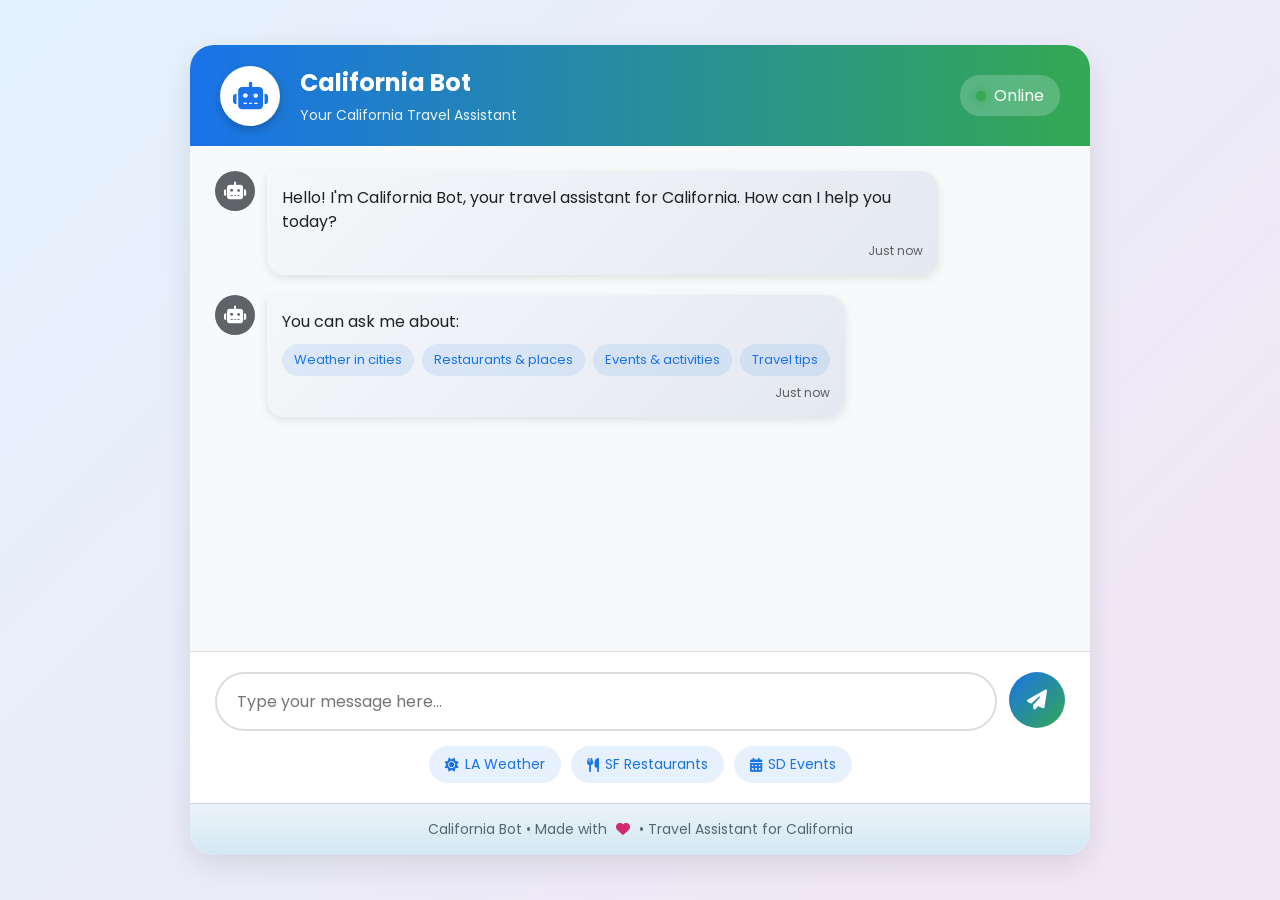
<file: Student-Projects/group23/frontend/index.html>
<!DOCTYPE html>
<html lang="en" dir="ltr">
<head>
    <!-- ===================================================== -->
    <!-- CALIFORNIA TRAVEL ASSISTANT - CHAT INTERFACE -->
    <!-- ===================================================== -->
    <!-- Main HTML file for the California Travel Assistant chat interface -->
    <!-- 
    Structure:
    1. Head: Meta tags, title, and external dependencies
    2. Body: 
        - Container: Main wrapper
        - Decorative Stickers: California-themed visual elements
        - Chat Header: Bot identity and status
        - Chat Container: Message display and input area
        - Footer: Copyright and branding
    
    External Dependencies:
    - Font Awesome 6.4.0: Icons library
    - Google Fonts (Poppins): Typography
    - Socket.IO 4.7.2: Real-time communication
    - style.css: Custom stylesheet
    - script.js: Main application logic
    
    Last Updated: 2024-12-28
    -->
    <meta charset="UTF-8">
    <meta name="viewport" content="width=device-width, initial-scale=1.0">
    <title>California Bot - Travel Assistant</title>
    <link rel="stylesheet" href="style.css">
    <link rel="stylesheet" href="https://cdnjs.cloudflare.com/ajax/libs/font-awesome/6.4.0/css/all.min.css">
    <link rel="preconnect" href="https://fonts.googleapis.com">
    <link rel="preconnect" href="https://fonts.gstatic.com" crossorigin>
    <link href="https://fonts.googleapis.com/css2?family=Poppins:wght@300;400;500;600;700&display=swap" rel="stylesheet">
</head>
<body>
    <!-- MAIN CONTAINER - Wraps entire chat interface -->
    <div class="container">
        <!-- DECORATIVE STICKERS - California theme visual elements -->
        <div class="palm-tree sticker" id="palm-tree"></div>
        <div class="sun sticker" id="sun"></div>
        <div class="sea sticker" id="sea"></div>
        
        <!-- CHAT HEADER - Bot identity and status display -->
        <header class="chat-header">
            <div class="header-content">
                <div class="bot-avatar">
                    <i class="fas fa-robot"></i>
                </div>
                <div class="header-text">
                    <h1>California Bot</h1>
                    <p class="subtitle">Your California Travel Assistant</p>
                </div>
                <div class="status-indicator">
                    <div class="status-dot online"></div>
                    <span>Online</span>
                </div>
            </div>
        </header>
        
        <!-- CHAT MESSAGES SECTION - Main conversation area -->
        <div class="chat-container">
            <!-- MESSAGES DISPLAY - Where chat messages appear -->
            <div class="chat-messages" id="chat-messages">
                <!-- WELCOME MESSAGE - Initial bot greeting -->
                <div class="message bot-message">
                    <div class="message-avatar">
                        <i class="fas fa-robot"></i>
                    </div>
                    <div class="message-content">
                        <div class="message-text">
                            Hello! I'm California Bot, your travel assistant for California. How can I help you today?
                        </div>
                        <div class="message-time">Just now</div>
                    </div>
                </div>
                
                <!-- SUGGESTED TOPICS - Quick action suggestions -->
                <div class="message bot-message">
                    <div class="message-avatar">
                        <i class="fas fa-robot"></i>
                    </div>
                    <div class="message-content">
                        <div class="message-text">
                            You can ask me about:
                            <div class="suggestions">
                                <span class="suggestion-tag">Weather in cities</span>
                                <span class="suggestion-tag">Restaurants & places</span>
                                <span class="suggestion-tag">Events & activities</span>
                                <span class="suggestion-tag">Travel tips</span>
                            </div>
                        </div>
                        <div class="message-time">Just now</div>
                    </div>
                </div>
            </div>
            
            <!-- TYPING INDICATOR - Shows when bot is "typing" -->
            <div class="typing-indicator" id="typing-indicator">
                <div class="typing-dots">
                    <span class="dot"></span>
                    <span class="dot"></span>
                    <span class="dot"></span>
                </div>
                <span class="typing-text">California Bot is typing...</span>
            </div>
            
            <!-- MESSAGE INPUT - User input area and quick actions -->
            <div class="message-input-container">
                <div class="input-wrapper">
                    <input type="text" id="message-input" placeholder="Type your message here..." autocomplete="off">
                    <button id="send-button">
                        <i class="fas fa-paper-plane"></i>
                    </button>
                </div>
                <div class="quick-actions">
                    <button class="quick-action-btn" data-message="What's the weather in Los Angeles?">
                        <i class="fas fa-sun"></i> LA Weather
                    </button>
                    <button class="quick-action-btn" data-message="Find restaurants in San Francisco">
                        <i class="fas fa-utensils"></i> SF Restaurants
                    </button>
                    <button class="quick-action-btn" data-message="Events in San Diego">
                        <i class="fas fa-calendar-alt"></i> SD Events
                    </button>
                </div>
            </div>
        </div>
        
        <!-- FOOTER - Copyright and branding -->
        <footer class="chat-footer">
            <p>California Bot • Made with <i class="fas fa-heart"></i> • Travel Assistant for California</p>
        </footer>
    </div>
    
    <!-- EXTERNAL SCRIPTS -->
    <script src="https://cdn.socket.io/4.7.2/socket.io.min.js"></script>
    <script src="script.js"></script>
</body>
</html>
</file>
<file: Student-Projects/group23/frontend/style.css>
/* ===================================================== */
/* CALIFORNIA TRAVEL ASSISTANT - STYLESHEET */
/* ===================================================== */
/* Main CSS file for the chat interface styling
   California-inspired design with modern UI components
   
   Structure:
   1. CSS Variables: Color scheme and design tokens
   2. Base Styles: Global resets and body setup
   3. Container & Layout: Main chat container and positioning
   4. Decorative Elements: Stickers (sun, palm tree, sea)
   5. Chat Components: Header, messages, input area, footer
   6. Message Styles: User and bot message formatting
   7. Animations: Fade-in, bounce, and hover effects
   8. Responsive Design: Mobile adaptations
   9. API Response Styles: Special formatting for data display
   
   Color Palette:
   - Primary Blue: #1a73e8 (California sky)
   - Secondary Green: #34a853 (Nature)
   - Accent Yellow: #fbbc05 (California sun)
   - Palm Green: #2e7d32 (Palm trees)
   - Sea Blue: #0288d1 (Pacific Ocean)
   
*/
:root {
    --primary-color: #1a73e8;
    --secondary-color: #34a853;
    --accent-color: #fbbc05;
    --bot-color: #5f6368;
    --user-color: #1a73e8;
    --background-color: #f8f9fa;
    --chat-bg: #ffffff;
    --shadow-color: rgba(0, 0, 0, 0.1);
    --text-primary: #202124;
    --text-secondary: #5f6368;
    --border-color: #dadce0;
    --palm-green: #2e7d32;
    --sun-yellow: #fbc02d;
    --sea-blue: #0288d1;
}

* {
    margin: 0;
    padding: 0;
    box-sizing: border-box;
    font-family: 'Poppins', sans-serif;
}

body {
    background: linear-gradient(135deg, #e3f2fd 0%, #f3e5f5 100%);
    min-height: 100vh;
    display: flex;
    justify-content: center;
    align-items: center;
    padding: 20px;
    color: var(--text-primary);
}

/* MAIN CONTAINER - Wraps entire chat interface */
.container {
    width: 100%;
    max-width: 900px;
    height: 90vh;
    background-color: var(--chat-bg);
    border-radius: 24px;
    box-shadow: 0 10px 30px var(--shadow-color);
    display: flex;
    flex-direction: column;
    overflow: hidden;
    position: relative;
}

/* DECORATIVE STICKERS - California theme visual elements */
.sticker {
    position: absolute;
    z-index: 1;
    opacity: 0.15;
    pointer-events: none;
}

#palm-tree {
    top: 20px;
    right: 30px;
    width: 120px;
    height: 200px;
    background-color: var(--palm-green);
    clip-path: polygon(50% 0%, 30% 20%, 20% 40%, 30% 60%, 20% 80%, 30% 100%, 70% 100%, 80% 80%, 70% 60%, 80% 40%, 70% 20%);
}

#sun {
    top: 15px;
    left: 40px;
    width: 100px;
    height: 100px;
    background-color: var(--sun-yellow);
    border-radius: 50%;
    box-shadow: 0 0 40px var(--sun-yellow);
}

#sea {
    bottom: 0;
    left: 0;
    right: 0;
    height: 80px;
    background: linear-gradient(to top, var(--sea-blue) 0%, transparent 100%);
}

/* CHAT HEADER - Bot identity and status display */
.chat-header {
    background: linear-gradient(90deg, var(--primary-color) 0%, var(--secondary-color) 100%);
    color: white;
    padding: 20px 30px;
    position: relative;
    z-index: 2;
}

.header-content {
    display: flex;
    align-items: center;
    justify-content: space-between;
}

.bot-avatar {
    width: 60px;
    height: 60px;
    background-color: white;
    border-radius: 50%;
    display: flex;
    align-items: center;
    justify-content: center;
    font-size: 28px;
    color: var(--primary-color);
    box-shadow: 0 4px 8px rgba(0, 0, 0, 0.2);
}

.header-text {
    flex-grow: 1;
    margin-left: 20px;
}

.header-text h1 {
    font-size: 24px;
    font-weight: 700;
    margin-bottom: 5px;
}

.header-text .subtitle {
    font-size: 14px;
    opacity: 0.9;
}

.status-indicator {
    display: flex;
    align-items: center;
    background-color: rgba(255, 255, 255, 0.2);
    padding: 8px 16px;
    border-radius: 20px;
}

.status-dot {
    width: 10px;
    height: 10px;
    border-radius: 50%;
    margin-right: 8px;
}

.status-dot.online {
    background-color: #34a853;
    box-shadow: 0 0 8px #34a853;
}

/* CHAT CONTAINER - Main conversation area */
.chat-container {
    flex-grow: 1;
    display: flex;
    flex-direction: column;
    overflow: hidden;
    position: relative;
    z-index: 2;
}

.chat-messages {
    flex-grow: 1;
    padding: 25px;
    overflow-y: auto;
    background-color: var(--background-color);
    display: flex;
    flex-direction: column;
    gap: 20px;
}

/* MESSAGE STYLES - Formatting for chat messages */
.message {
    display: flex;
    max-width: 85%;
    animation: fadeIn 0.3s ease;
}

@keyframes fadeIn {
    from { opacity: 0; transform: translateY(10px); }
    to { opacity: 1; transform: translateY(0); }
}

.bot-message {
    align-self: flex-start;
}

.user-message {
    align-self: flex-end;
    flex-direction: row-reverse;
}

.message-avatar {
    width: 40px;
    height: 40px;
    border-radius: 50%;
    display: flex;
    align-items: center;
    justify-content: center;
    font-size: 18px;
    flex-shrink: 0;
}

.bot-message .message-avatar {
    background-color: var(--bot-color);
    color: white;
    margin-right: 12px;
}

.user-message .message-avatar {
    background-color: var(--user-color);
    color: white;
    margin-left: 12px;
}

.message-content {
    background-color: white;
    border-radius: 18px;
    padding: 15px;
    box-shadow: 0 3px 10px var(--shadow-color);
    max-width: 100%;
}

.bot-message .message-content {
    border-top-left-radius: 4px;
    background: linear-gradient(135deg, #f5f7fa 0%, #e4e8f0 100%);
}

.user-message .message-content {
    border-top-right-radius: 4px;
    background: linear-gradient(135deg, var(--user-color) 0%, #6ab0ff 100%);
    color: white;
}

.message-text {
    font-size: 16px;
    line-height: 1.5;
    margin-bottom: 8px;
    word-wrap: break-word;
}

.user-message .message-text {
    color: white;
}

.message-time {
    font-size: 12px;
    opacity: 0.7;
    text-align: right;
}

.user-message .message-time {
    text-align: left;
    color: rgba(255, 255, 255, 0.8);
}

.suggestions {
    display: flex;
    flex-wrap: wrap;
    gap: 8px;
    margin-top: 10px;
}

.suggestion-tag {
    background-color: rgba(26, 115, 232, 0.1);
    color: var(--primary-color);
    padding: 6px 12px;
    border-radius: 16px;
    font-size: 13px;
    cursor: pointer;
    transition: all 0.2s;
}

.suggestion-tag:hover {
    background-color: rgba(26, 115, 232, 0.2);
}

/* TYPING INDICATOR - Shows when bot is "typing" */
.typing-indicator {
    display: none;
    align-items: center;
    padding: 15px 25px;
    background-color: white;
    border-top: 1px solid var(--border-color);
}

.typing-indicator.active {
    display: flex;
}

.typing-dots {
    display: flex;
    margin-right: 12px;
}

.dot {
    width: 8px;
    height: 8px;
    border-radius: 50%;
    background-color: var(--bot-color);
    margin: 0 3px;
    animation: bounce 1.4s infinite ease-in-out both;
}

.dot:nth-child(1) {
    animation-delay: -0.32s;
}

.dot:nth-child(2) {
    animation-delay: -0.16s;
}

@keyframes bounce {
    0%, 80%, 100% {
        transform: translateY(0);
    }
    40% {
        transform: translateY(-10px);
    }
}

.typing-text {
    font-size: 14px;
    color: var(--text-secondary);
}

/* MESSAGE INPUT - User input area and quick actions */
.message-input-container {
    padding: 20px 25px;
    background-color: white;
    border-top: 1px solid var(--border-color);
}

.input-wrapper {
    display: flex;
    margin-bottom: 15px;
}

#message-input {
    flex-grow: 1;
    padding: 15px 20px;
    border: 2px solid var(--border-color);
    border-radius: 50px;
    font-size: 16px;
    outline: none;
    transition: all 0.3s;
}

#message-input:focus {
    border-color: var(--primary-color);
    box-shadow: 0 0 0 3px rgba(26, 115, 232, 0.1);
}

#send-button {
    width: 56px;
    height: 56px;
    background: linear-gradient(135deg, var(--primary-color) 0%, var(--secondary-color) 100%);
    color: white;
    border: none;
    border-radius: 50%;
    margin-left: 12px;
    font-size: 20px;
    cursor: pointer;
    transition: all 0.3s;
    display: flex;
    align-items: center;
    justify-content: center;
}

#send-button:hover {
    transform: scale(1.05);
    box-shadow: 0 5px 15px rgba(26, 115, 232, 0.3);
}

.quick-actions {
    display: flex;
    justify-content: center;
    gap: 10px;
    flex-wrap: wrap;
}

.quick-action-btn {
    background-color: rgba(26, 115, 232, 0.1);
    color: var(--primary-color);
    border: none;
    padding: 8px 16px;
    border-radius: 20px;
    font-size: 14px;
    cursor: pointer;
    transition: all 0.3s;
    display: flex;
    align-items: center;
    gap: 6px;
}

.quick-action-btn:hover {
    background-color: rgba(26, 115, 232, 0.2);
    transform: translateY(-2px);
}

/* FOOTER - Copyright and branding */
.chat-footer {
    padding: 15px;
    text-align: center;
    background-color: var(--background-color);
    color: var(--text-secondary);
    font-size: 14px;
    border-top: 1px solid var(--border-color);
}

.chat-footer i {
    color: #e91e63;
    margin: 0 5px;
}

/* RESPONSIVE DESIGN - Mobile adaptations */
@media (max-width: 768px) {
    .container {
        height: 95vh;
        border-radius: 16px;
    }
    
    .chat-header {
        padding: 15px 20px;
    }
    
    .bot-avatar {
        width: 50px;
        height: 50px;
        font-size: 24px;
    }
    
    .header-text h1 {
        font-size: 20px;
    }
    
    .chat-messages {
        padding: 15px;
    }
    
    .message {
        max-width: 95%;
    }
    
    .message-content {
        padding: 12px;
    }
    
    .message-input-container {
        padding: 15px;
    }
    
    #palm-tree {
        width: 80px;
        height: 150px;
        right: 15px;
    }
    
    #sun {
        width: 70px;
        height: 70px;
        left: 20px;
    }
}

/* API RESPONSE STYLING - Special formatting for data display */
.api-response {
    margin-top: 10px;
    padding: 10px;
    border-radius: 10px;
    background-color: rgba(255, 255, 255, 0.7);
}

.weather-info {
    display: flex;
    align-items: center;
    gap: 10px;
    margin-bottom: 5px;
}

.weather-icon {
    font-size: 24px;
}

.weather-temp {
    font-size: 20px;
    font-weight: bold;
}

.place-list {
    list-style-type: none;
    padding-left: 0;
}

.place-item {
    padding: 8px 0;
    border-bottom: 1px solid rgba(0, 0, 0, 0.1);
}

.place-item:last-child {
    border-bottom: none;
}

.event-item {
    padding: 8px 0;
    border-bottom: 1px solid rgba(0, 0, 0, 0.1);
}

.event-item:last-child {
    border-bottom: none;
}

.event-date {
    font-size: 12px;
    color: var(--text-secondary);
}
</file>
